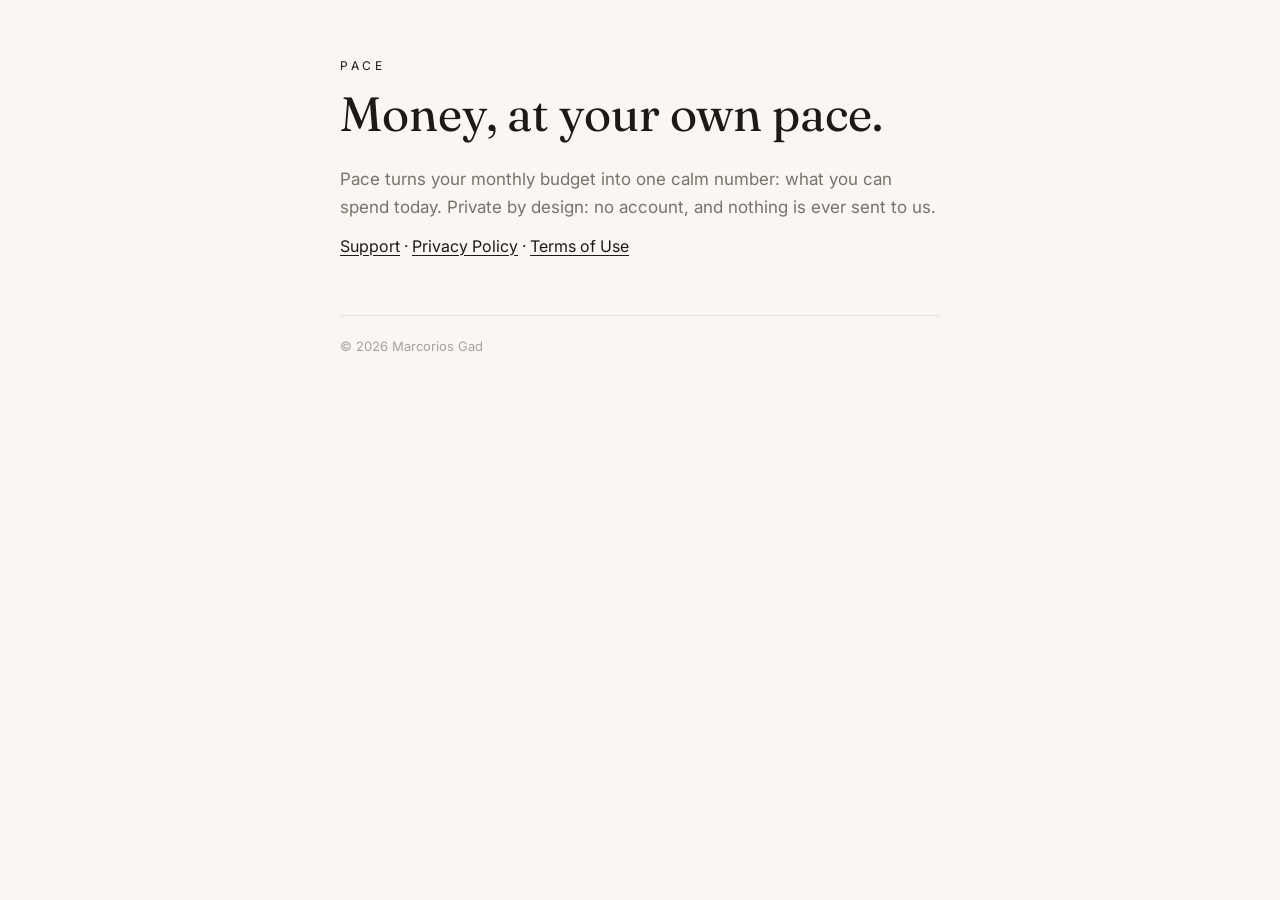
<file: index.html>
<!doctype html>
<html lang="en">
<head>
<meta charset="utf-8">
<meta name="viewport" content="width=device-width, initial-scale=1">
<title>Pace: Daily Budget &amp; Spend</title>
<meta name="description" content="One calm number to spend each day.">
<link rel="preconnect" href="https://fonts.googleapis.com">
<link rel="preconnect" href="https://fonts.gstatic.com" crossorigin>
<link href="https://fonts.googleapis.com/css2?family=Fraunces:opsz,wght@9..144,400&family=Inter:wght@400;500&display=swap" rel="stylesheet">
<link rel="stylesheet" href="style.css">
</head>
<body>
<main>
  <p class="eyebrow">Pace</p>
  <h1>Money, at your own pace.</h1>
  <p class="lead">Pace turns your monthly budget into one calm number: what you can spend today. Private by design: no account, and nothing is ever sent to us.</p>
  <p><a href="support.html">Support</a> · <a href="privacy.html">Privacy Policy</a> · <a href="terms.html">Terms of Use</a></p>
  <footer>© 2026 Marcorios Gad</footer>
</main>
</body>
</html>
</file>
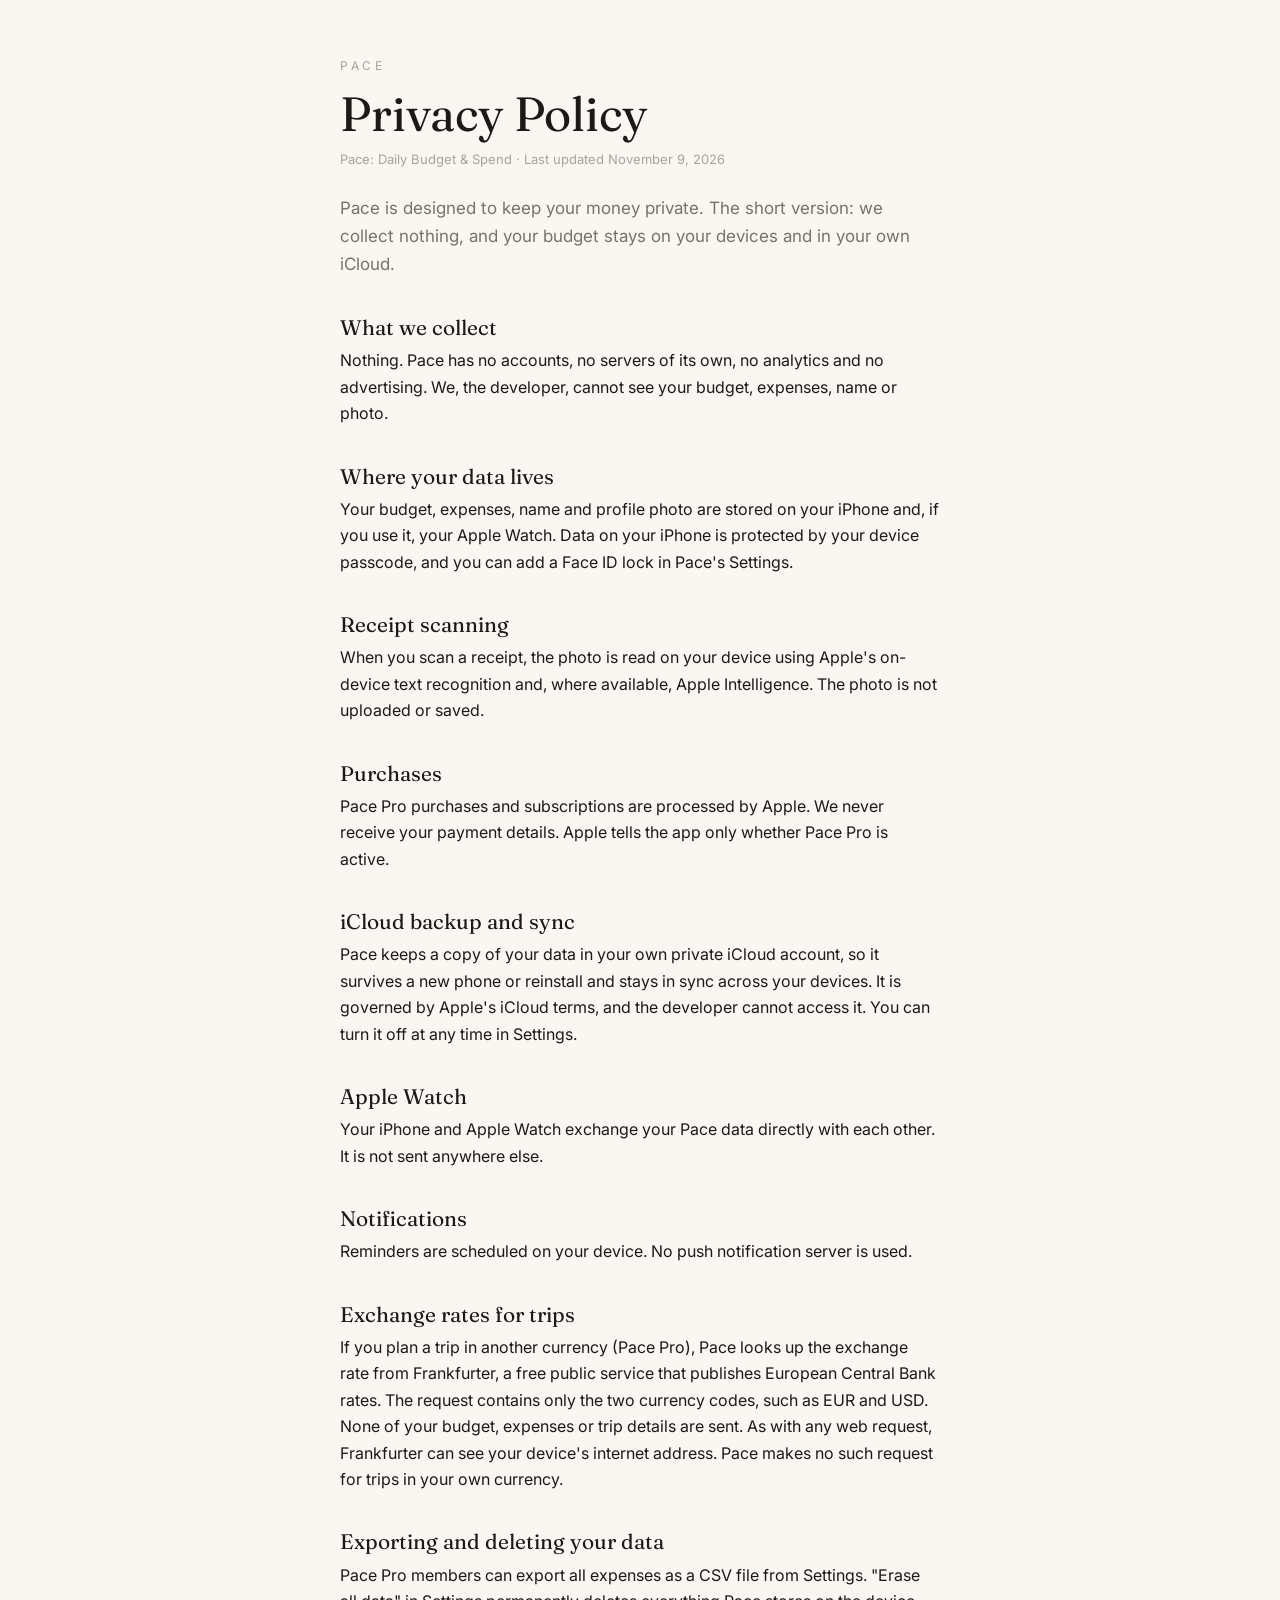
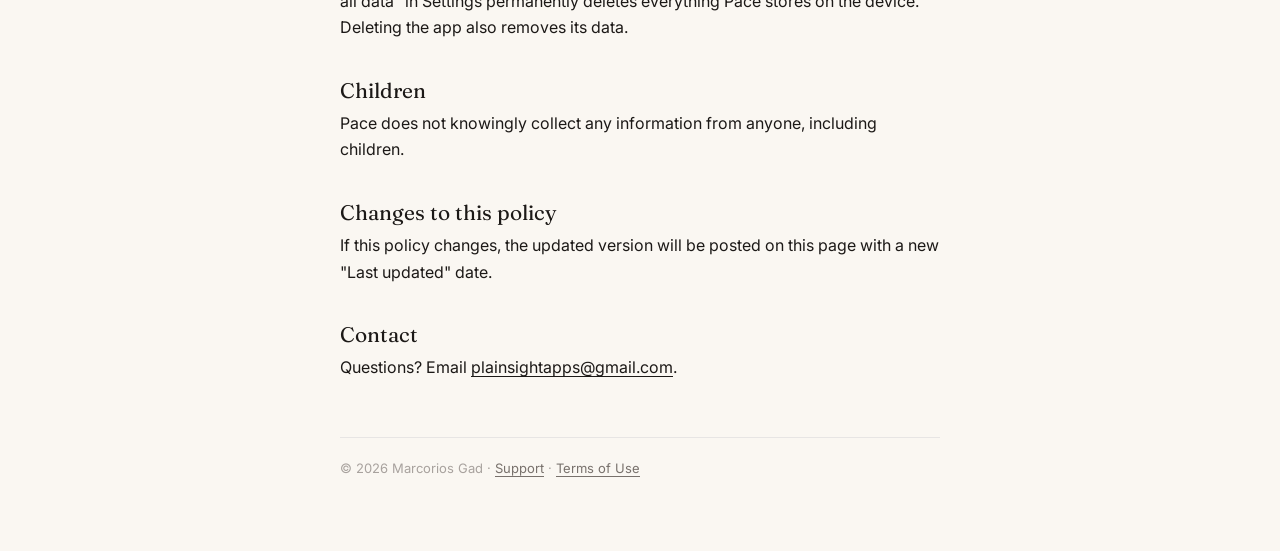
<file: privacy.html>
<!doctype html>
<html lang="en">
<head>
<meta charset="utf-8">
<meta name="viewport" content="width=device-width, initial-scale=1">
<title>Pace Privacy Policy</title>
<meta name="description" content="Pace: Daily Budget &amp; Spend collects no data. Your budget stays on your device.">
<link rel="preconnect" href="https://fonts.googleapis.com">
<link rel="preconnect" href="https://fonts.gstatic.com" crossorigin>
<link href="https://fonts.googleapis.com/css2?family=Fraunces:opsz,wght@9..144,400&family=Inter:wght@400;500&display=swap" rel="stylesheet">
<link rel="stylesheet" href="style.css">
</head>
<body>
<main>
  <p class="eyebrow"><a href="./">Pace</a></p>
  <h1>Privacy Policy</h1>
  <p class="meta">Pace: Daily Budget &amp; Spend · Last updated November 9, 2026</p>

  <p class="lead">Pace is designed to keep your money private. The short version: we collect nothing, and your budget stays on your devices and in your own iCloud.</p>

  <h2>What we collect</h2>
  <p>Nothing. Pace has no accounts, no servers of its own, no analytics and no advertising. We, the developer, cannot see your budget, expenses, name or photo.</p>

  <h2>Where your data lives</h2>
  <p>Your budget, expenses, name and profile photo are stored on your iPhone and, if you use it, your Apple Watch. Data on your iPhone is protected by your device passcode, and you can add a Face ID lock in Pace's Settings.</p>

  <h2>Receipt scanning</h2>
  <p>When you scan a receipt, the photo is read on your device using Apple's on-device text recognition and, where available, Apple Intelligence. The photo is not uploaded or saved.</p>

  <h2>Purchases</h2>
  <p>Pace Pro purchases and subscriptions are processed by Apple. We never receive your payment details. Apple tells the app only whether Pace Pro is active.</p>

  <h2>iCloud backup and sync</h2>
  <p>Pace keeps a copy of your data in your own private iCloud account, so it survives a new phone or reinstall and stays in sync across your devices. It is governed by Apple's iCloud terms, and the developer cannot access it. You can turn it off at any time in Settings.</p>

  <h2>Apple Watch</h2>
  <p>Your iPhone and Apple Watch exchange your Pace data directly with each other. It is not sent anywhere else.</p>

  <h2>Notifications</h2>
  <p>Reminders are scheduled on your device. No push notification server is used.</p>

  <h2>Exchange rates for trips</h2>
  <p>If you plan a trip in another currency (Pace Pro), Pace looks up the exchange rate from Frankfurter, a free public service that publishes European Central Bank rates. The request contains only the two currency codes, such as EUR and USD. None of your budget, expenses or trip details are sent. As with any web request, Frankfurter can see your device's internet address. Pace makes no such request for trips in your own currency.</p>

  <h2>Exporting and deleting your data</h2>
  <p>Pace Pro members can export all expenses as a CSV file from Settings. "Erase all data" in Settings permanently deletes everything Pace stores on the device. Deleting the app also removes its data.</p>

  <h2>Children</h2>
  <p>Pace does not knowingly collect any information from anyone, including children.</p>

  <h2>Changes to this policy</h2>
  <p>If this policy changes, the updated version will be posted on this page with a new "Last updated" date.</p>

  <h2>Contact</h2>
  <p>Questions? Email <a href="mailto:plainsightapps@gmail.com">plainsightapps@gmail.com</a>.</p>

  <footer>© 2026 Marcorios Gad · <a href="support.html">Support</a> · <a href="terms.html">Terms of Use</a></footer>
</main>
</body>
</html>
</file>
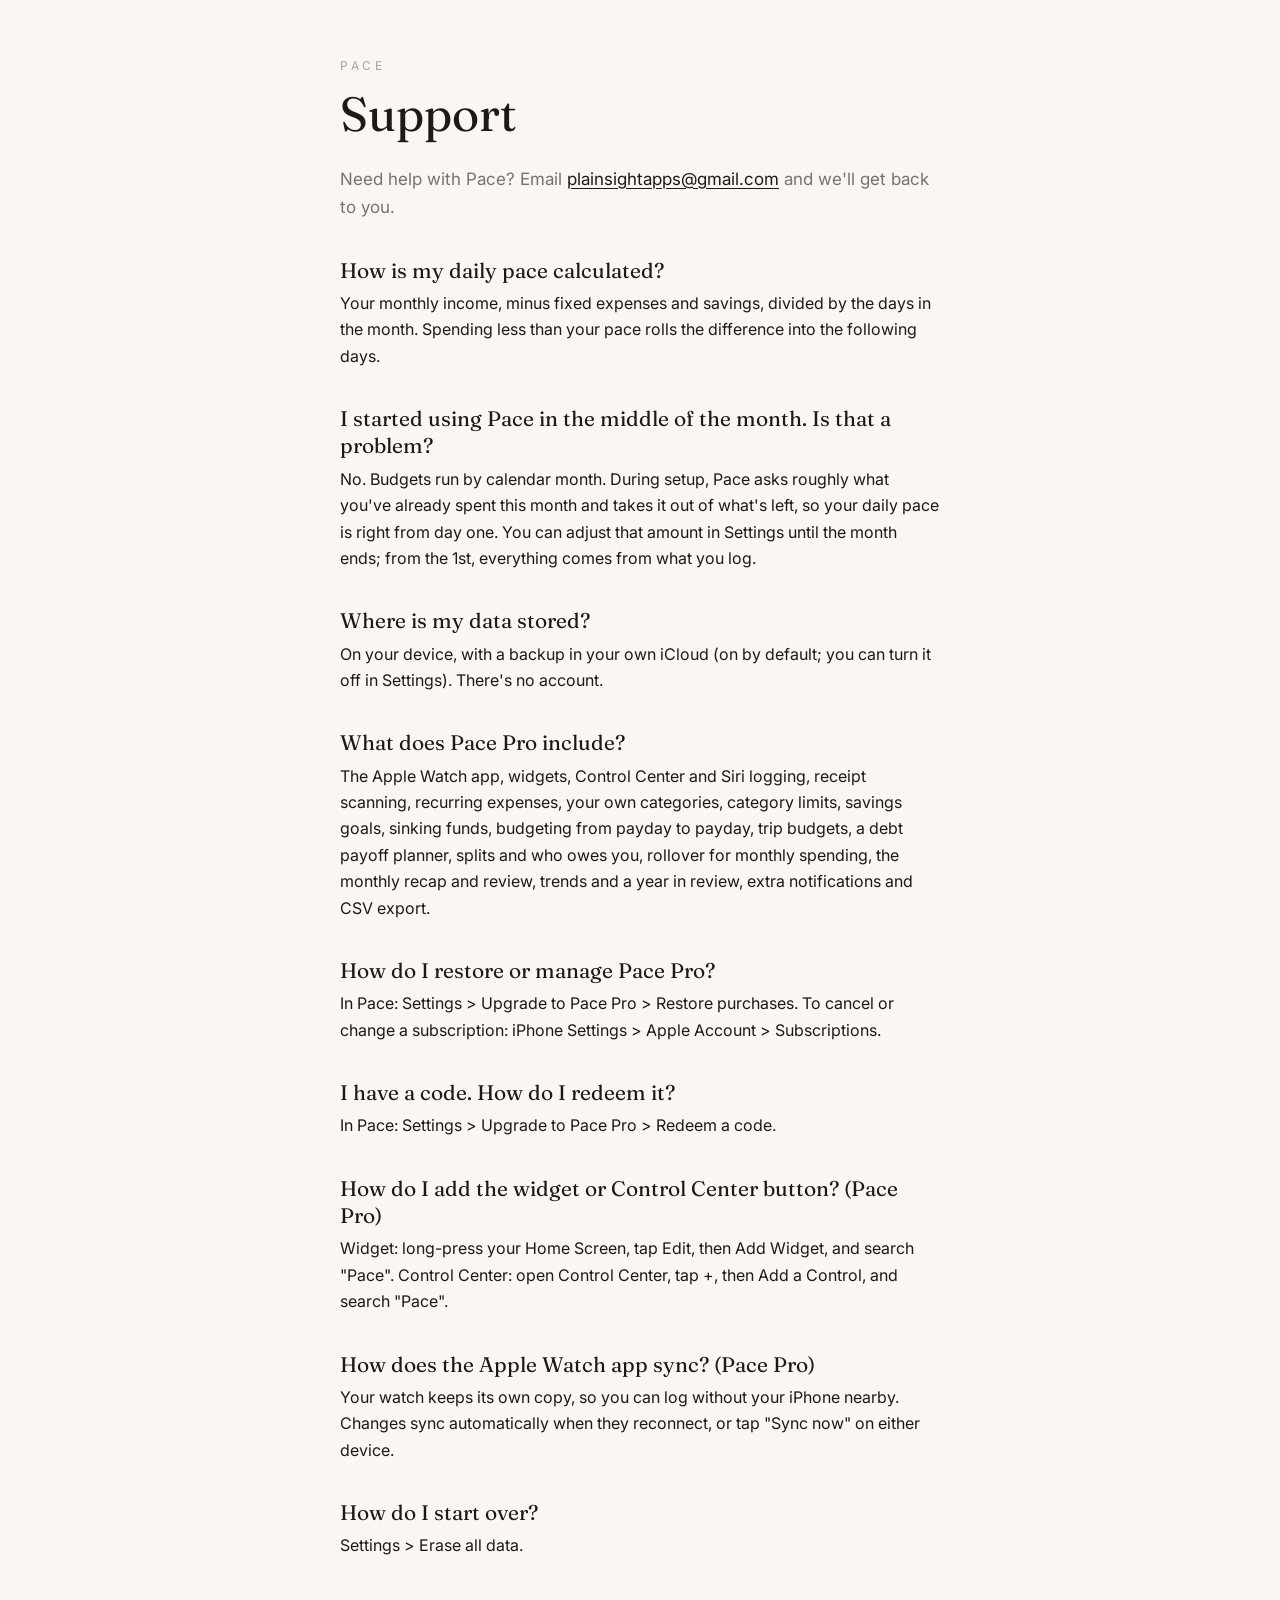
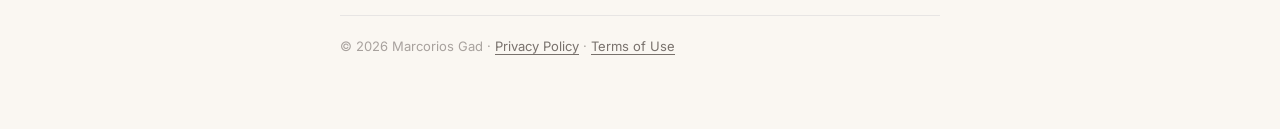
<file: support.html>
<!doctype html>
<html lang="en">
<head>
<meta charset="utf-8">
<meta name="viewport" content="width=device-width, initial-scale=1">
<title>Pace Support</title>
<meta name="description" content="Help and answers for Pace: Daily Budget &amp; Spend.">
<link rel="preconnect" href="https://fonts.googleapis.com">
<link rel="preconnect" href="https://fonts.gstatic.com" crossorigin>
<link href="https://fonts.googleapis.com/css2?family=Fraunces:opsz,wght@9..144,400&family=Inter:wght@400;500&display=swap" rel="stylesheet">
<link rel="stylesheet" href="style.css">
</head>
<body>
<main>
  <p class="eyebrow"><a href="./">Pace</a></p>
  <h1>Support</h1>
  <p class="lead">Need help with Pace? Email <a href="mailto:plainsightapps@gmail.com">plainsightapps@gmail.com</a> and we'll get back to you.</p>

  <h2>How is my daily pace calculated?</h2>
  <p>Your monthly income, minus fixed expenses and savings, divided by the days in the month. Spending less than your pace rolls the difference into the following days.</p>

  <h2>I started using Pace in the middle of the month. Is that a problem?</h2>
  <p>No. Budgets run by calendar month. During setup, Pace asks roughly what you've already spent this month and takes it out of what's left, so your daily pace is right from day one. You can adjust that amount in Settings until the month ends; from the 1st, everything comes from what you log.</p>

  <h2>Where is my data stored?</h2>
  <p>On your device, with a backup in your own iCloud (on by default; you can turn it off in Settings). There's no account.</p>

  <h2>What does Pace Pro include?</h2>
  <p>The Apple Watch app, widgets, Control Center and Siri logging, receipt scanning, recurring expenses, your own categories, category limits, savings goals, sinking funds, budgeting from payday to payday, trip budgets, a debt payoff planner, splits and who owes you, rollover for monthly spending, the monthly recap and review, trends and a year in review, extra notifications and CSV export.</p>

  <h2>How do I restore or manage Pace Pro?</h2>
  <p>In Pace: Settings &gt; Upgrade to Pace Pro &gt; Restore purchases. To cancel or change a subscription: iPhone Settings &gt; Apple Account &gt; Subscriptions.</p>

  <h2>I have a code. How do I redeem it?</h2>
  <p>In Pace: Settings &gt; Upgrade to Pace Pro &gt; Redeem a code.</p>

  <h2>How do I add the widget or Control Center button? (Pace Pro)</h2>
  <p>Widget: long-press your Home Screen, tap Edit, then Add Widget, and search "Pace". Control Center: open Control Center, tap +, then Add a Control, and search "Pace".</p>

  <h2>How does the Apple Watch app sync? (Pace Pro)</h2>
  <p>Your watch keeps its own copy, so you can log without your iPhone nearby. Changes sync automatically when they reconnect, or tap "Sync now" on either device.</p>

  <h2>How do I start over?</h2>
  <p>Settings &gt; Erase all data.</p>

  <footer>© 2026 Marcorios Gad · <a href="privacy.html">Privacy Policy</a> · <a href="terms.html">Terms of Use</a></footer>
</main>
</body>
</html>
</file>
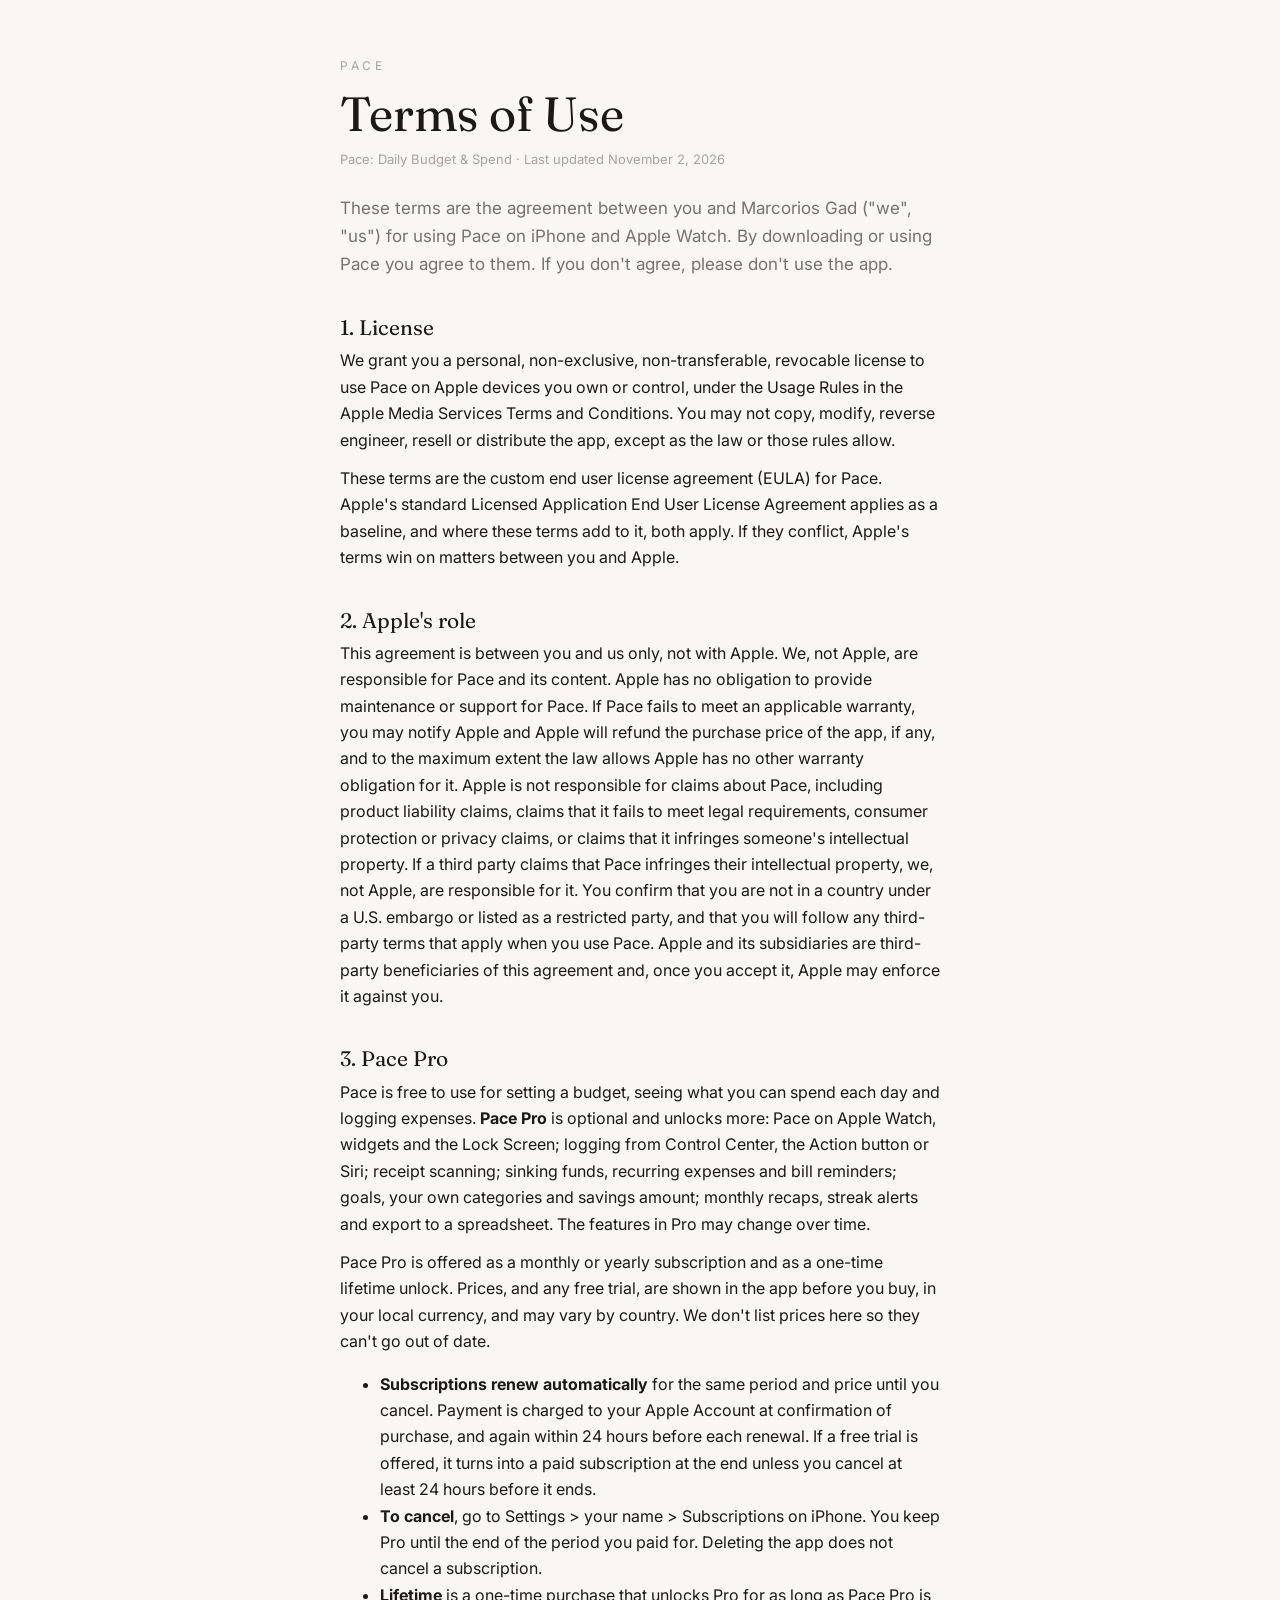
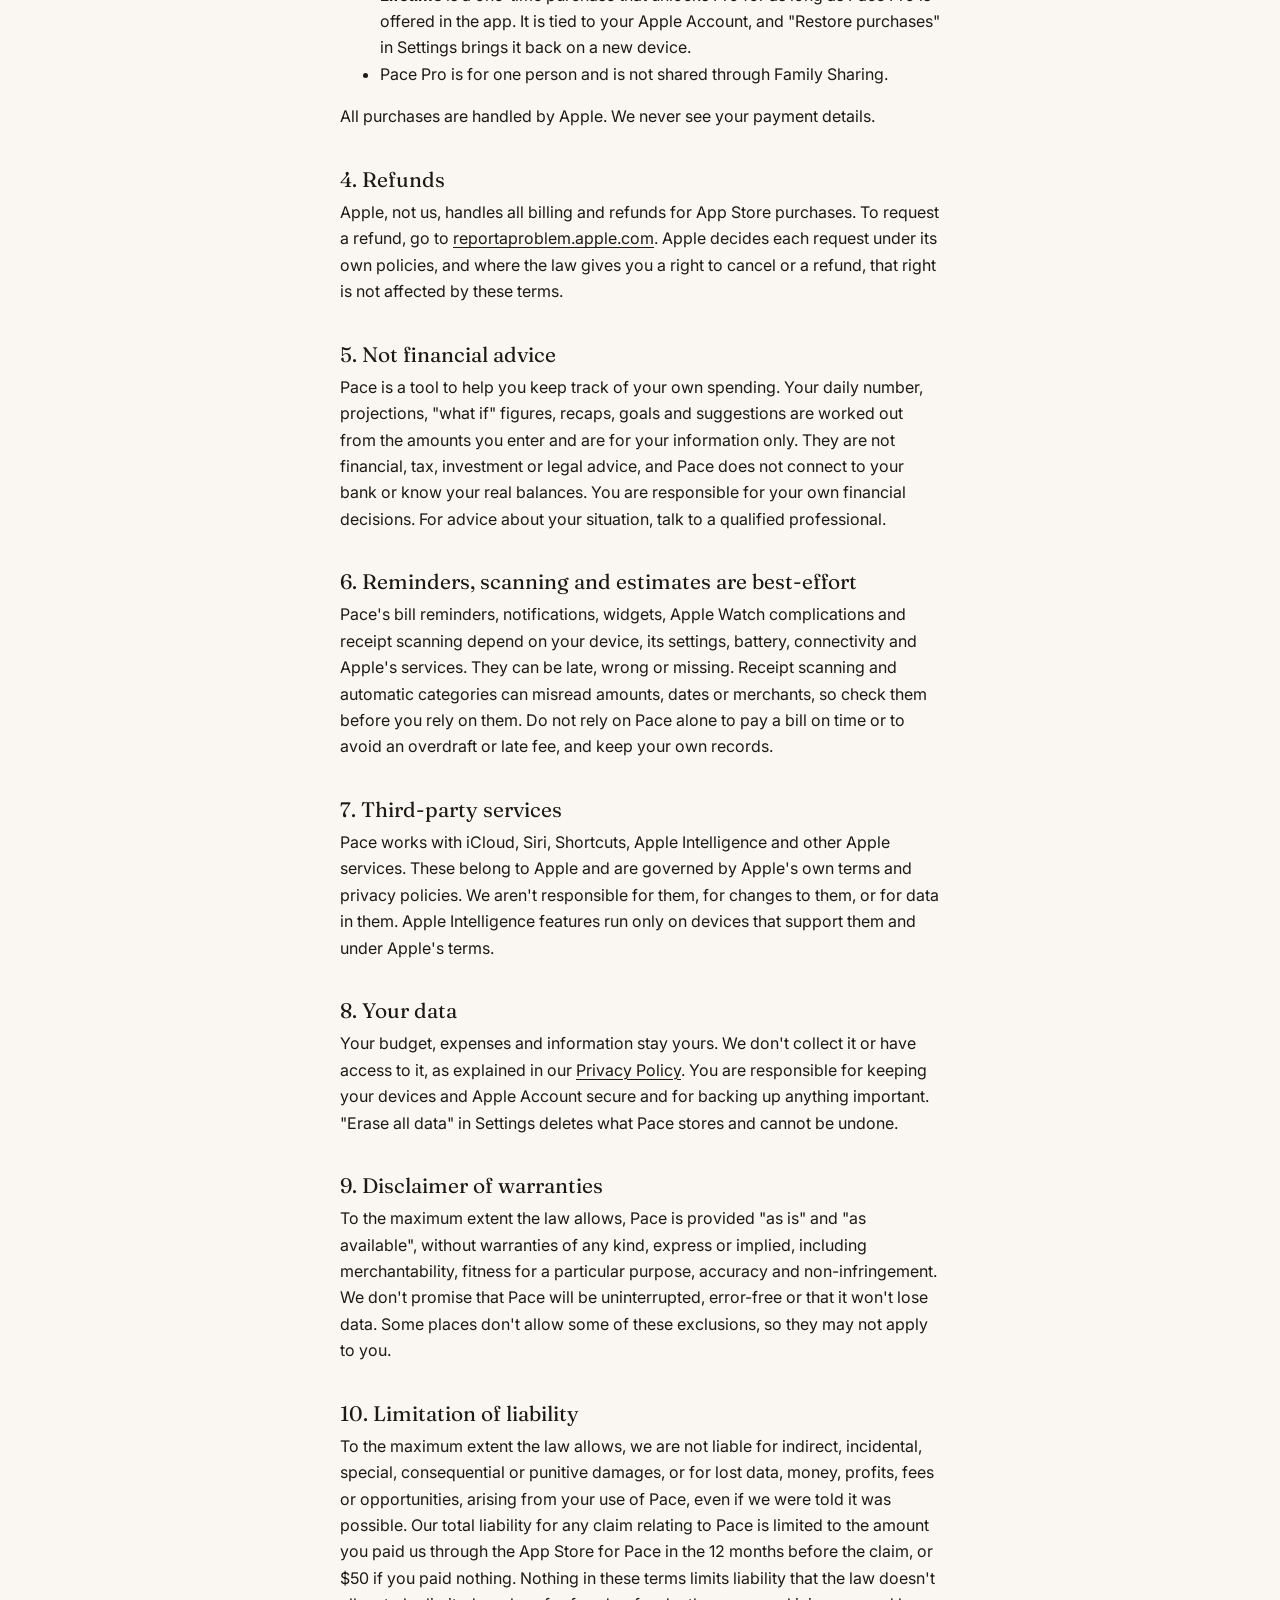
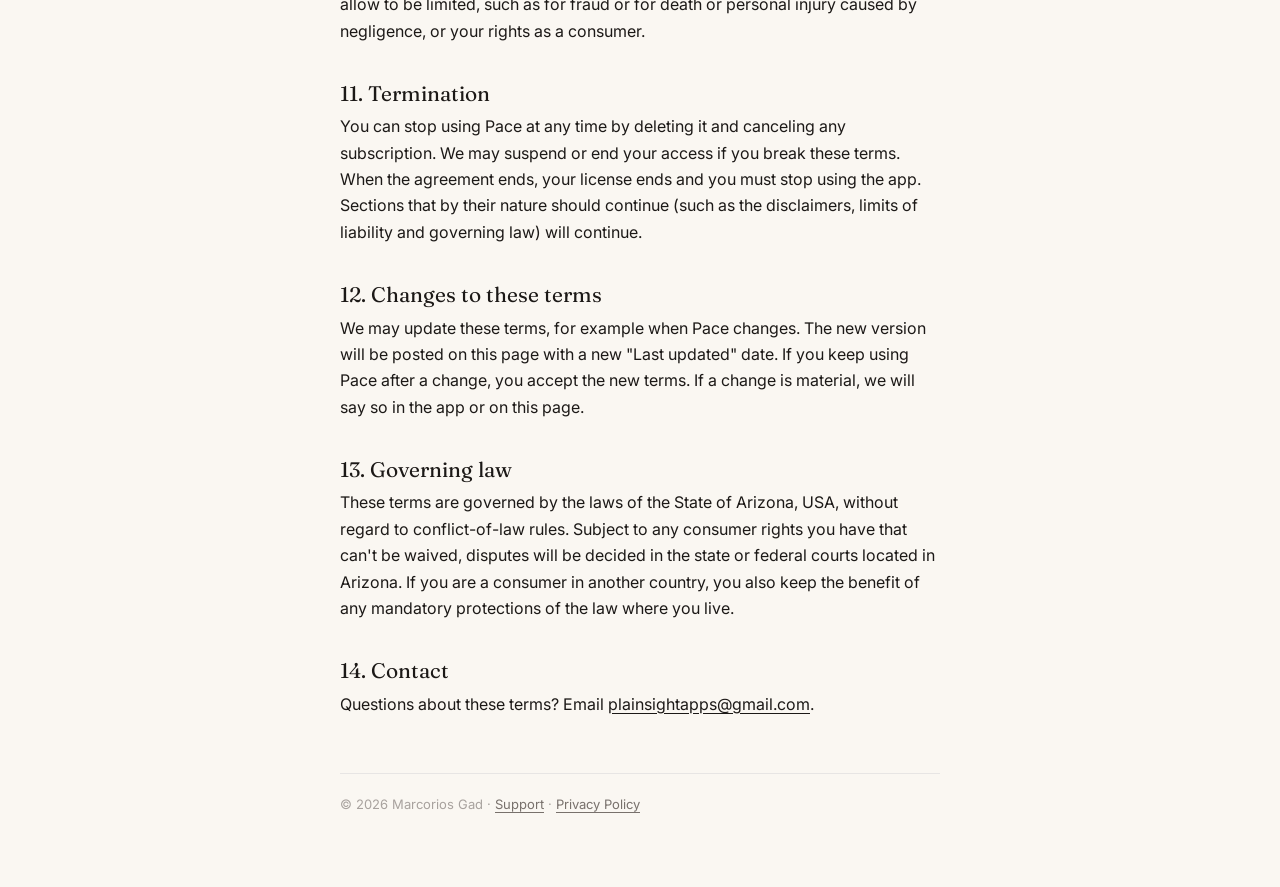
<file: terms.html>
<!doctype html>
<html lang="en">
<head>
<meta charset="utf-8">
<meta name="viewport" content="width=device-width, initial-scale=1">
<title>Pace Terms of Use</title>
<meta name="description" content="The terms for using Pace: Daily Budget & Spend, including Pace Pro.">
<link rel="preconnect" href="https://fonts.googleapis.com">
<link rel="preconnect" href="https://fonts.gstatic.com" crossorigin>
<link href="https://fonts.googleapis.com/css2?family=Fraunces:opsz,wght@9..144,400&family=Inter:wght@400;500&display=swap" rel="stylesheet">
<link rel="stylesheet" href="style.css">
</head>
<body>
<main>
  <p class="eyebrow"><a href="./">Pace</a></p>
  <h1>Terms of Use</h1>
  <p class="meta">Pace: Daily Budget &amp; Spend · Last updated November 2, 2026</p>

  <p class="lead">These terms are the agreement between you and Marcorios Gad ("we", "us") for using Pace on iPhone and Apple Watch. By downloading or using Pace you agree to them. If you don't agree, please don't use the app.</p>

  <h2>1. License</h2>
  <p>We grant you a personal, non-exclusive, non-transferable, revocable license to use Pace on Apple devices you own or control, under the Usage Rules in the Apple Media Services Terms and Conditions. You may not copy, modify, reverse engineer, resell or distribute the app, except as the law or those rules allow.</p>
  <p>These terms are the custom end user license agreement (EULA) for Pace. Apple's standard Licensed Application End User License Agreement applies as a baseline, and where these terms add to it, both apply. If they conflict, Apple's terms win on matters between you and Apple.</p>

  <h2>2. Apple's role</h2>
  <p>This agreement is between you and us only, not with Apple. We, not Apple, are responsible for Pace and its content. Apple has no obligation to provide maintenance or support for Pace. If Pace fails to meet an applicable warranty, you may notify Apple and Apple will refund the purchase price of the app, if any, and to the maximum extent the law allows Apple has no other warranty obligation for it. Apple is not responsible for claims about Pace, including product liability claims, claims that it fails to meet legal requirements, consumer protection or privacy claims, or claims that it infringes someone's intellectual property. If a third party claims that Pace infringes their intellectual property, we, not Apple, are responsible for it. You confirm that you are not in a country under a U.S. embargo or listed as a restricted party, and that you will follow any third-party terms that apply when you use Pace. Apple and its subsidiaries are third-party beneficiaries of this agreement and, once you accept it, Apple may enforce it against you.</p>

  <h2>3. Pace Pro</h2>
  <p>Pace is free to use for setting a budget, seeing what you can spend each day and logging expenses. <strong>Pace Pro</strong> is optional and unlocks more: Pace on Apple Watch, widgets and the Lock Screen; logging from Control Center, the Action button or Siri; receipt scanning; sinking funds, recurring expenses and bill reminders; goals, your own categories and savings amount; monthly recaps, streak alerts and export to a spreadsheet. The features in Pro may change over time.</p>
  <p>Pace Pro is offered as a monthly or yearly subscription and as a one-time lifetime unlock. Prices, and any free trial, are shown in the app before you buy, in your local currency, and may vary by country. We don't list prices here so they can't go out of date.</p>
  <ul>
    <li><strong>Subscriptions renew automatically</strong> for the same period and price until you cancel. Payment is charged to your Apple Account at confirmation of purchase, and again within 24 hours before each renewal. If a free trial is offered, it turns into a paid subscription at the end unless you cancel at least 24 hours before it ends.</li>
    <li><strong>To cancel</strong>, go to Settings &gt; your name &gt; Subscriptions on iPhone. You keep Pro until the end of the period you paid for. Deleting the app does not cancel a subscription.</li>
    <li><strong>Lifetime</strong> is a one-time purchase that unlocks Pro for as long as Pace Pro is offered in the app. It is tied to your Apple Account, and "Restore purchases" in Settings brings it back on a new device.</li>
    <li>Pace Pro is for one person and is not shared through Family Sharing.</li>
  </ul>
  <p>All purchases are handled by Apple. We never see your payment details.</p>

  <h2>4. Refunds</h2>
  <p>Apple, not us, handles all billing and refunds for App Store purchases. To request a refund, go to <a href="https://reportaproblem.apple.com">reportaproblem.apple.com</a>. Apple decides each request under its own policies, and where the law gives you a right to cancel or a refund, that right is not affected by these terms.</p>

  <h2>5. Not financial advice</h2>
  <p>Pace is a tool to help you keep track of your own spending. Your daily number, projections, "what if" figures, recaps, goals and suggestions are worked out from the amounts you enter and are for your information only. They are not financial, tax, investment or legal advice, and Pace does not connect to your bank or know your real balances. You are responsible for your own financial decisions. For advice about your situation, talk to a qualified professional.</p>

  <h2>6. Reminders, scanning and estimates are best-effort</h2>
  <p>Pace's bill reminders, notifications, widgets, Apple Watch complications and receipt scanning depend on your device, its settings, battery, connectivity and Apple's services. They can be late, wrong or missing. Receipt scanning and automatic categories can misread amounts, dates or merchants, so check them before you rely on them. Do not rely on Pace alone to pay a bill on time or to avoid an overdraft or late fee, and keep your own records.</p>

  <h2>7. Third-party services</h2>
  <p>Pace works with iCloud, Siri, Shortcuts, Apple Intelligence and other Apple services. These belong to Apple and are governed by Apple's own terms and privacy policies. We aren't responsible for them, for changes to them, or for data in them. Apple Intelligence features run only on devices that support them and under Apple's terms.</p>

  <h2>8. Your data</h2>
  <p>Your budget, expenses and information stay yours. We don't collect it or have access to it, as explained in our <a href="privacy.html">Privacy Policy</a>. You are responsible for keeping your devices and Apple Account secure and for backing up anything important. "Erase all data" in Settings deletes what Pace stores and cannot be undone.</p>

  <h2>9. Disclaimer of warranties</h2>
  <p>To the maximum extent the law allows, Pace is provided "as is" and "as available", without warranties of any kind, express or implied, including merchantability, fitness for a particular purpose, accuracy and non-infringement. We don't promise that Pace will be uninterrupted, error-free or that it won't lose data. Some places don't allow some of these exclusions, so they may not apply to you.</p>

  <h2>10. Limitation of liability</h2>
  <p>To the maximum extent the law allows, we are not liable for indirect, incidental, special, consequential or punitive damages, or for lost data, money, profits, fees or opportunities, arising from your use of Pace, even if we were told it was possible. Our total liability for any claim relating to Pace is limited to the amount you paid us through the App Store for Pace in the 12 months before the claim, or $50 if you paid nothing. Nothing in these terms limits liability that the law doesn't allow to be limited, such as for fraud or for death or personal injury caused by negligence, or your rights as a consumer.</p>

  <h2>11. Termination</h2>
  <p>You can stop using Pace at any time by deleting it and canceling any subscription. We may suspend or end your access if you break these terms. When the agreement ends, your license ends and you must stop using the app. Sections that by their nature should continue (such as the disclaimers, limits of liability and governing law) will continue.</p>

  <h2>12. Changes to these terms</h2>
  <p>We may update these terms, for example when Pace changes. The new version will be posted on this page with a new "Last updated" date. If you keep using Pace after a change, you accept the new terms. If a change is material, we will say so in the app or on this page.</p>

  <h2>13. Governing law</h2>
  <p>These terms are governed by the laws of the State of Arizona, USA, without regard to conflict-of-law rules. Subject to any consumer rights you have that can't be waived, disputes will be decided in the state or federal courts located in Arizona. If you are a consumer in another country, you also keep the benefit of any mandatory protections of the law where you live.</p>

  <h2>14. Contact</h2>
  <p>Questions about these terms? Email <a href="mailto:plainsightapps@gmail.com">plainsightapps@gmail.com</a>.</p>

  <footer>© 2026 Marcorios Gad · <a href="support.html">Support</a> · <a href="privacy.html">Privacy Policy</a></footer>
</main>
</body>
</html>
</file>
<file: style.css>
:root {
  --paper: #FAF7F2;
  --ink: #1C1917;
  --muted: #78716C;
  --soft: #A8A29E;
  --line: #E7E5E4;
  color-scheme: light dark;
}

@media (prefers-color-scheme: dark) {
  :root {
    --paper: #141210;
    --ink: #F3EFE8;
    --muted: #A39D97;
    --soft: #8A847F;
    --line: #35312E;
  }
}

* { box-sizing: border-box; }

body {
  margin: 0;
  background: var(--paper);
  color: var(--ink);
  font: 400 16px/1.65 "Inter", -apple-system, system-ui, sans-serif;
  -webkit-font-smoothing: antialiased;
}

main {
  max-width: 640px;
  margin: 0 auto;
  padding: 56px 20px 72px;
}

.eyebrow {
  margin: 0 0 12px;
  font-size: 12px;
  letter-spacing: 0.3em;
  text-transform: uppercase;
}

.eyebrow a { color: var(--soft); text-decoration: none; }

h1 {
  margin: 0;
  font: 400 clamp(36px, 8vw, 48px)/1.1 "Fraunces", Georgia, serif;
}

h2 {
  margin: 36px 0 6px;
  font: 400 21px/1.3 "Fraunces", Georgia, serif;
}

p { margin: 0 0 12px; }

.meta { margin-top: 8px; color: var(--soft); font-size: 13px; }

.lead { margin-top: 24px; color: var(--muted); font-size: 17px; }

a { color: var(--ink); text-underline-offset: 3px; }

footer {
  margin-top: 56px;
  padding-top: 20px;
  border-top: 1px solid var(--line);
  color: var(--soft);
  font-size: 13px;
}

footer a { color: var(--muted); }
</file>
